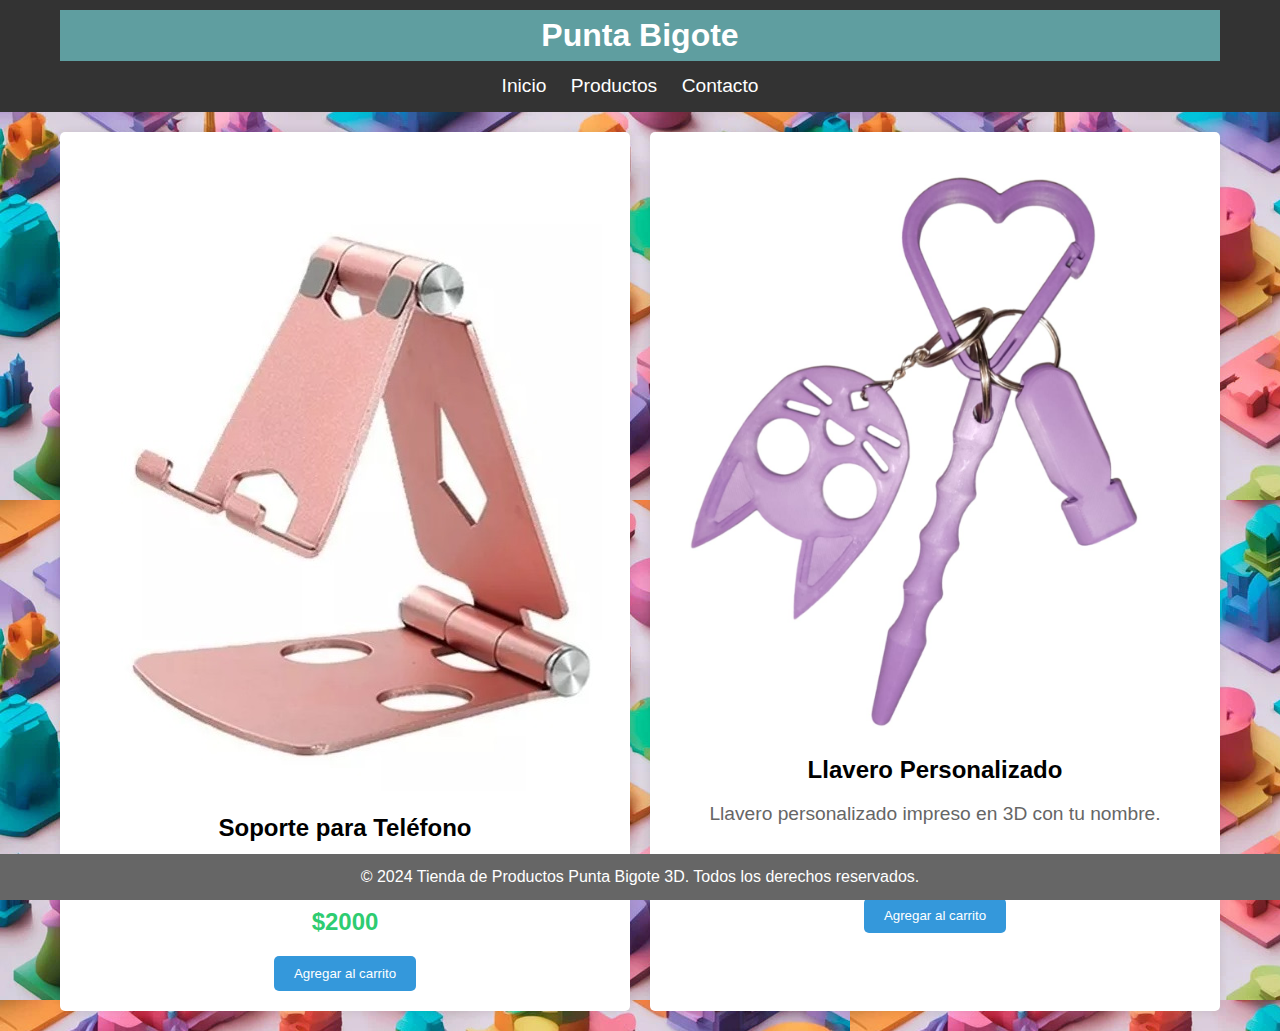
<file: index.html>
<!DOCTYPE html>
<html lang="es">
<head>
    <meta charset="UTF-8">
    <meta name="viewport" content="width=device-width, initial-scale=1.0">
    <link rel="shortcut icon" href="./images/favicon.png">
    
    <title>Venta de Productos Impresos en 3D</title>
    <link rel="stylesheet" href="styles.css"> <!-- Archivo CSS -->
</head>
<body>
    <header>
        <div class="container">
            <h1>Punta Bigote</h1>
            <nav>
                <ul>
                    <li><a href="./pagina1.html">Inicio</a></li>
                    <li><a href="./pagina2.html">Productos</a></li>
                    <li><a href="./pagina3.html">Contacto</a></li>
                </ul>
            </nav>
        </div>
    </header>

    <main>
        <div class="container">
            <section class="products">
                <article class="product">
                    <img src="./imagenes/celu.jpg" alt="Producto 1">
                    <h2>Soporte para Teléfono</h2>
                    <p>Soporte para teléfono impreso en 3D, ideal para escritorio.</p>
                    <span class="price">$2000</span>
                    <button>Agregar al carrito</button>
                </article>

                <article class="product">
                    <img src="./imagenes/PlastciOvIOLETA.jpeg" alt="Producto 2">
                    <h2>Llavero Personalizado</h2>
                    <p>Llavero personalizado impreso en 3D con tu nombre.</p>
                    <span class="price">$1000</span>
                    <button>Agregar al carrito</button>
                </article>


            </section>
        </div>
    </main>

    <footer>
        <div class="container">
            <p>&copy; 2024 Tienda de Productos Punta Bigote 3D. Todos los derechos reservados.</p>
        </div>
    </footer>
</body>
</html>
</file>
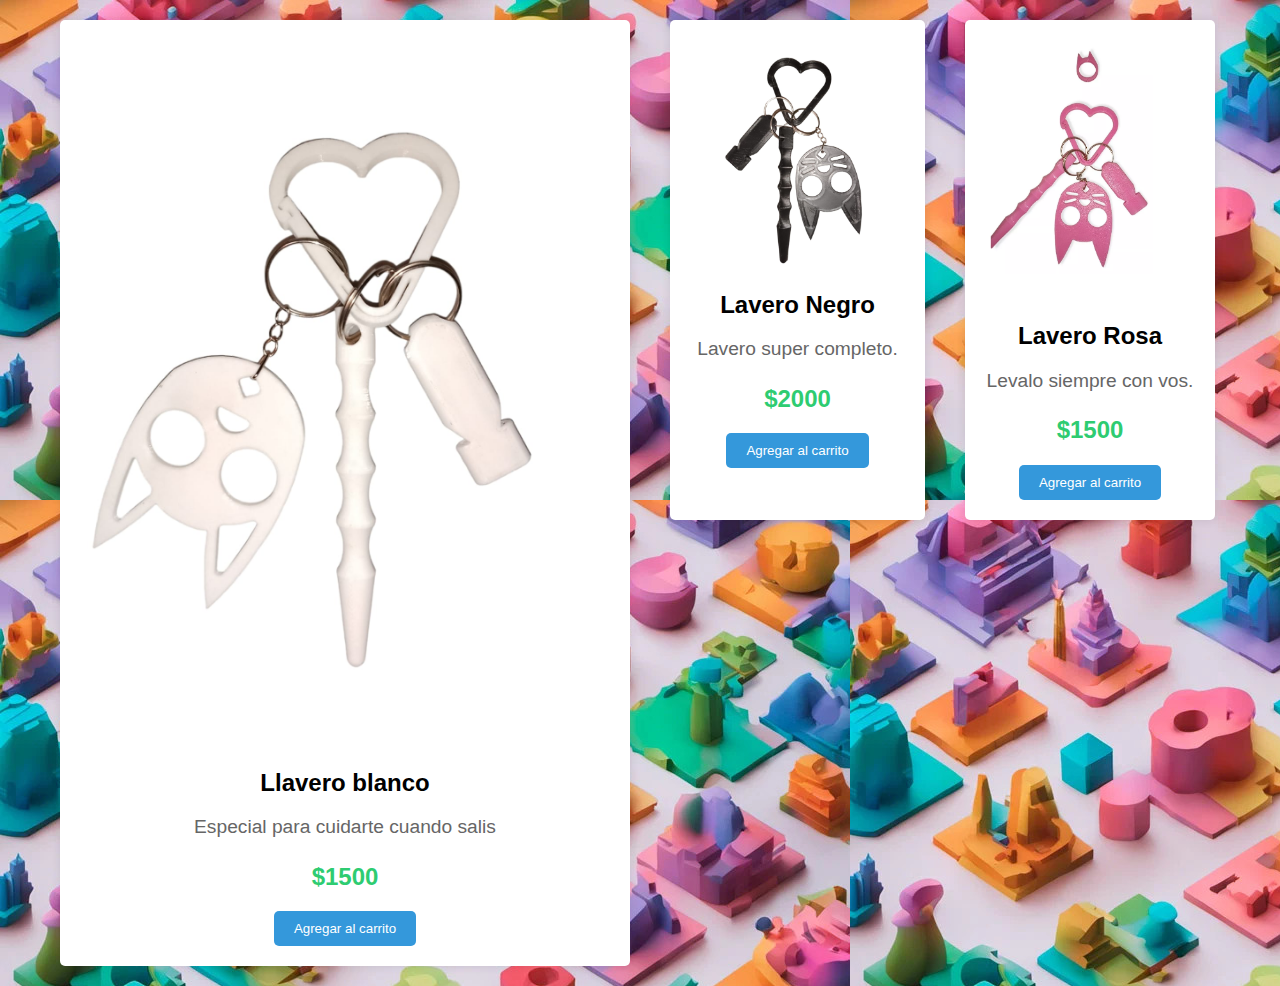
<file: pagina1.html>
<!DOCTYPE html>
<html lang="en">
<head>
    <meta charset="UTF-8">
    <meta name="viewport" content="width=device-width, initial-scale=1.0">
    <link rel="stylesheet" href="styles.css">
    <title>Inicio</title>
</head>
<body>
    <main>
        <div class="container">
            <section class="products">
                <article class="product">
                    <img src="./imagenes/plasticoBlanco.jpeg" alt="Producto 1">
                    <h2>Llavero blanco</h2>
                    <p>Especial para cuidarte cuando salis</p>
                    <span class="price">$1500</span>
                    <button>Agregar al carrito</button>
                </article> 
                <div class="container">
                    <section class="products">
                        <article class="product">
                            <img src="./imagenes/PlasticoNegro.jpeg" alt="Producto 1">
                            <h2>Lavero Negro</h2>
                            <p>Lavero super completo.</p>
                            <span class="price">$2000</span>
                            <button>Agregar al carrito</button>
                        </article>
                        <div class="container">
                            <section class="products">
                                <article class="product">
                                    <img src="./imagenes/pLASTICOrOSAcomun.png" alt="Producto 1">
                                    <h2>Lavero Rosa</h2>
                                    <p>Levalo siempre con vos.</p>
                                    <span class="price">$1500</span>
                                    <button>Agregar al carrito</button>
                                </article>
                
                


    </main>
    
</body>
</html>
</file>
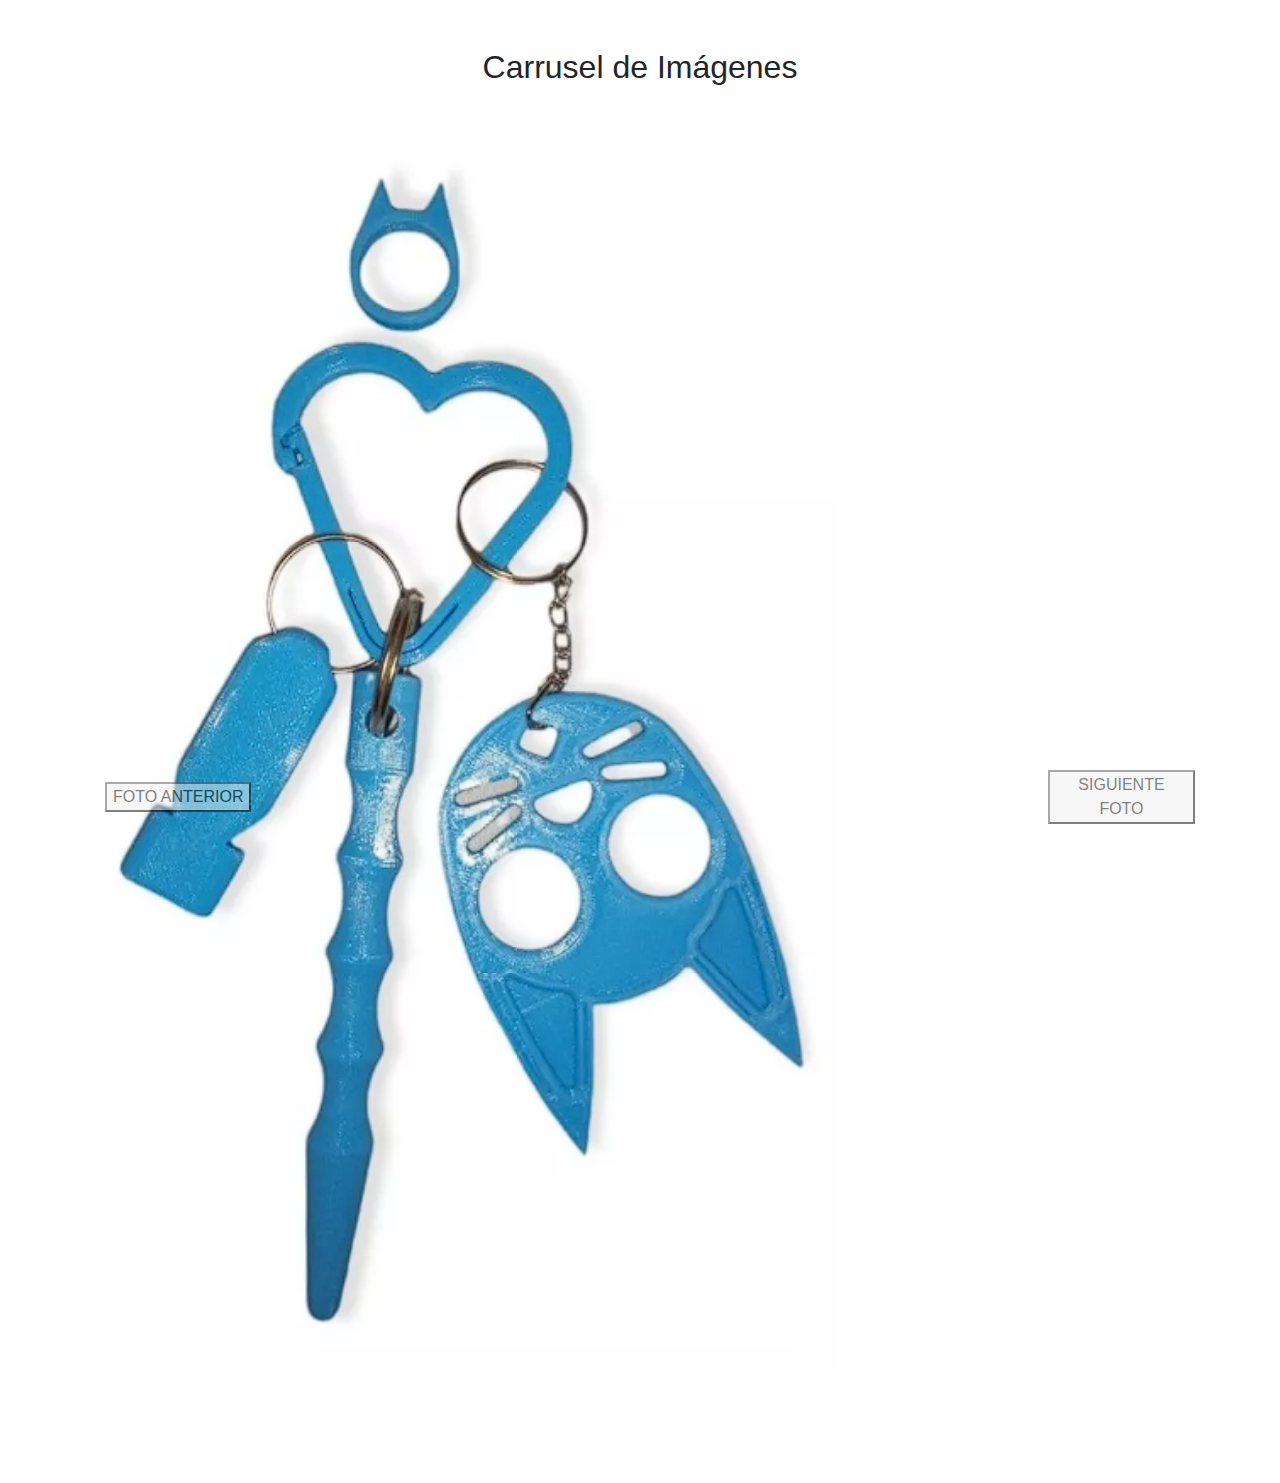
<file: pagina2.html>
<!DOCTYPE html>
<html lang="es">
<head>
    <meta charset="UTF-8">
    <meta name="viewport" content="width=device-width, initial-scale=1.0">
    <title>PRODUCTOS</title>
    <!-- Enlace a Bootstrap CSS -->
    <link href="https://stackpath.bootstrapcdn.com/bootstrap/4.5.2/css/bootstrap.min.css" rel="stylesheet">
    <!-- Enlace a Bootstrap JS y jQuery (necesario para el carrusel) -->
    <script src="https://code.jquery.com/jquery-3.5.1.slim.min.js"></script>
    <script src="https://cdn.jsdelivr.net/npm/@popperjs/core@2.5.4/dist/umd/popper.min.js"></script>
    <script src="https://stackpath.bootstrapcdn.com/bootstrap/4.5.2/js/bootstrap.min.js"></script>
</head>
<body>
    <div class="container mt-5">
        <h2 class="text-center mb-4">Carrusel de Imágenes</h2>
        <div id="carouselExampleIndicators" class="carousel slide" data-ride="carousel">
            <ol class="carousel-indicators">
                <li data-target="#carouselExampleIndicators" data-slide-to="0" class="active"></li>
                <li data-target="#carouselExampleIndicators" data-slide-to="1"></li>
                <li data-target="#carouselExampleIndicators" data-slide-to="2"></li>
                <li data-target="#carouselExampleIndicators" data-slide-to="3"></li>
                <li data-target="#carouselExampleIndicators" data-slide-to="4"></li>
                <li data-target="#carouselExampleIndicators" data-slide-to="5"></li>
            </ol>
            <div class="carousel-inner">
                <div class="carousel-item active">
                    <img src="./imagenes/plastcioCeleste.png" class="d-block w-100" alt="Imagen 1">
                </div>
                <div class="carousel-item">
                    <img src="./imagenes/PlastciOvIOLETA.jpeg" class="d-block w-100" alt="Imagen 2">
                </div>
                <div class="carousel-item">
                    <img src="./imagenes/PlasticoAmarillo.png" class="d-block w-100" alt="Imagen 3">
                </div>
                <div class="carousel-item">
                    <img src="./imagenes/plasticoBlanco.jpeg" class="d-block w-100" alt="Imagen 4">
                </div>
                <div class="carousel-item">
                    <img src="./imagenes/PlasticoNegro.jpeg" class="d-block w-100" alt="Imagen 5">
                </div>
                <div class="carousel-item">
                    <img src="./imagenes/pLASTICOrOSAcomun.png" class="d-block w-100" alt="Imagen 6">
                </div>
            </div>
            <a class="carousel-control-prev" href="#carouselExampleIndicators" role="button" data-slide="prev">
                <span class="carousel-control-prev-icon" ></span>
                <button type="submit">FOTO ANTERIOR</button>
            </a>
            <a class="carousel-control-next" href="#carouselExampleIndicators" role="button" data-slide="next">
                <span class="carousel-control-next-icon"></span>
                <button type="NEXT">SIGUIENTE FOTO</button>
            </a>
        </div>
    </div>
</body>
    
</body>
</html>
</file>
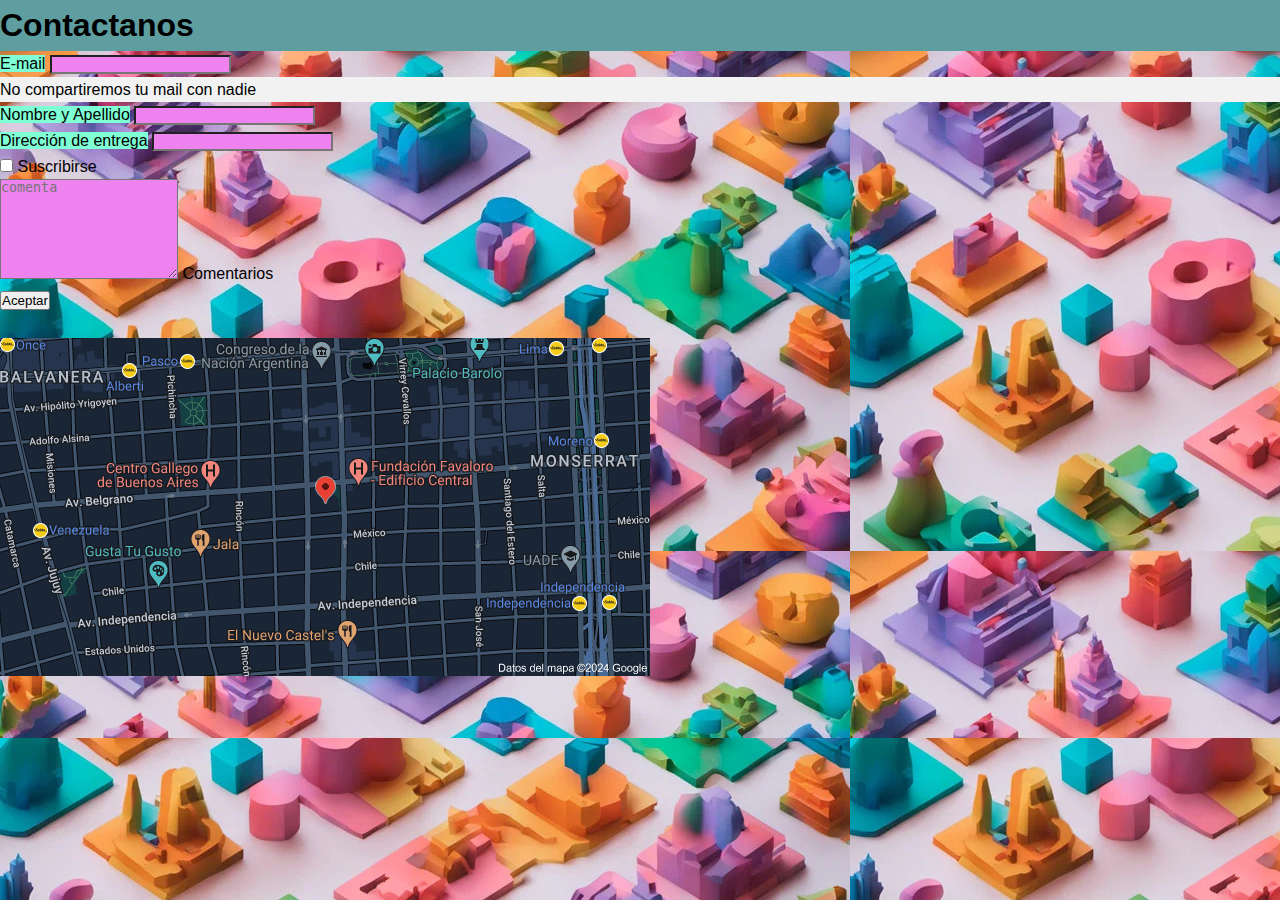
<file: pagina3.html>
<!DOCTYPE html>
<html lang="en">
<head>
    <meta charset="UTF-8">
    <meta name="viewport" content="width=device-width, initial-scale=1.0">
    <link rel="stylesheet" href="styles.css">
    <title>Contacto</title>
    <body class="formulario col-12 col-xs-3 col-sm-5 col-md-6 col-lg-7"></body>
    <h1>Contactanos</h1>
    <form>
       <div>
          <label for="exampleInputEmail1" class="form-label">E-mail</label>
          <input type="email" class="form-control" id="exampleInputEmail1" aria-describedby="emailHelp">
          <div id="emailHelp" class="form-text">No compartiremos tu mail con nadie </div>
        </div>
        <div >
          <label for="exampleInputPassword1" class="form-label">Nombre y Apellido</label>
          <input type="password" class="form-control" id="exampleInputPassword1">
        </div>
        <div >
          <label for="exampleInputPassword1" class="form-label">Dirección de entrega</label>
          <input type="password" class="form-control" id="exampleInputPassword1">
        </div>
        <div >
          <input type="checkbox" class="form-check-input" id="exampleCheck1">
          <label class="form-check-label" for="exampleCheck1">Suscribirse</label>
        </div>
        <div >
          <textarea class="form-control" placeholder="comenta" id="floatingTextarea2Disabled" style="height: 100px" able></textarea>
          <label for="floatingTextarea2Disabled">Comentarios</label>
        </div>
        <button type="submit" class="btn btn-primary">Aceptar</button>
 
      <br>
      <br>
       <div style="height: 400px; width:400px">
      <img src="./imagenes/mapa.png" class="object-fit-cover rounded-circle" alt="mapa">
       </form>
   
      


</head>
<body>
    
</body>
</html>
</file>
<file: styles.css>
/* Reset de estilos básico */


* {
    margin: 0;
    padding: 0;
    box-sizing: border-box;
}

body {
    font-family: Arial, sans-serif;
    line-height: 1.6;
    background-color: #f2f2f2;
    background-image: url(./imagenes/fondo1.jpg);
}

.container {
    max-width: 1200px;
    margin: 0 auto;
    padding: 0 20px;
}

header {
    background-color: #333;
    color: white;
    padding: 10px 0;
}

header h1 {
    text-align: center;
    font-size: 2rem;
    margin-bottom: 10px;
}

nav ul {
    list-style-type: none;
    text-align: center;
}

nav ul li {
    display: inline-block;
    margin-right: 20px;
}

nav ul li a {
    color: white;
    text-decoration: none;
    font-size: 1.2rem;
}

main {
    padding: 20px 0;
}

.products {
    display: grid;
    grid-template-columns: repeat(auto-fit, minmax(250px, 1fr));
    grid-gap: 20px;
}

.product {
    background-color: white;
    padding: 20px;
    border-radius: 5px;
    box-shadow: 0 0 10px rgba(0, 0, 0, 0.1);
    text-align: center;
}

.product img {
    max-width: 100%;
    height: auto;
    border-radius: 5px;
    margin-bottom: 10px;
}

.product h2 {
    font-size: 1.5rem;
    margin-bottom: 10px;
}

.product p {
    font-size: 1.2rem;
    color: #666;
    margin-bottom: 15px;
}

.product .price {
    font-size: 1.5rem;
    font-weight: bold;
    color: #2ecc71;
    margin-bottom: 15px;
    display: block;
}

.product button {
    background-color: #3498db;
    color: white;
    border: none;
    padding: 10px 20px;
    border-radius: 5px;
    cursor: pointer;
    transition: background-color 0.3s ease;
}

.product button:hover {
    background-color: #2980b9;
}

footer {
    background-color: #333;
    color: white;
    text-align: center;
    padding: 10px 0;
    position: fixed;
    bottom: 0;
    width: 100%;
}
 h1{
    background-color: cadetblue;
 }
 .contacto{
    background-color: antiquewhite;
 }
form{
    background-image: url(./imagenes/fondo1.jpg);
}
.form-label{
    background-color: aquamarine;
}
.form-text{
    background-color: #f2f2f2;
}
.form-control{
    background-color: violet;
}
footer{
    background-color: #666;
}
</file>
